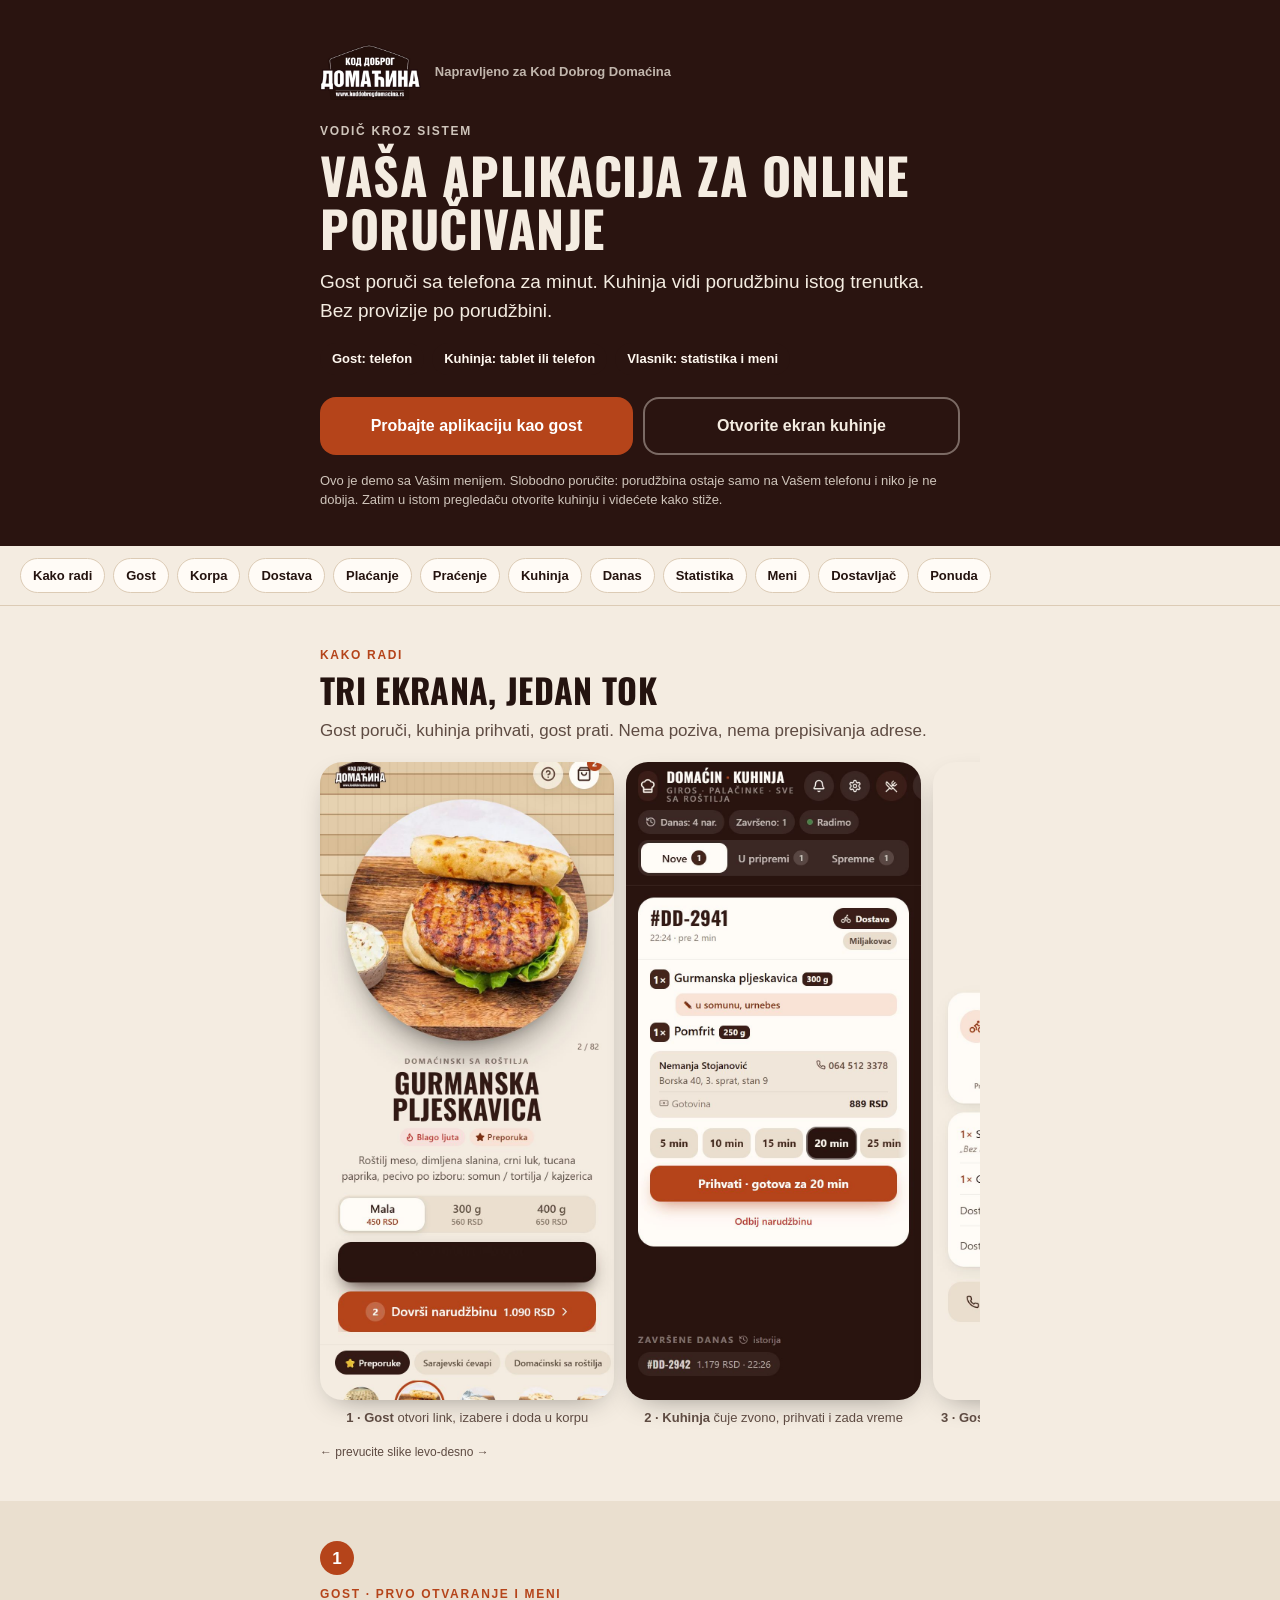
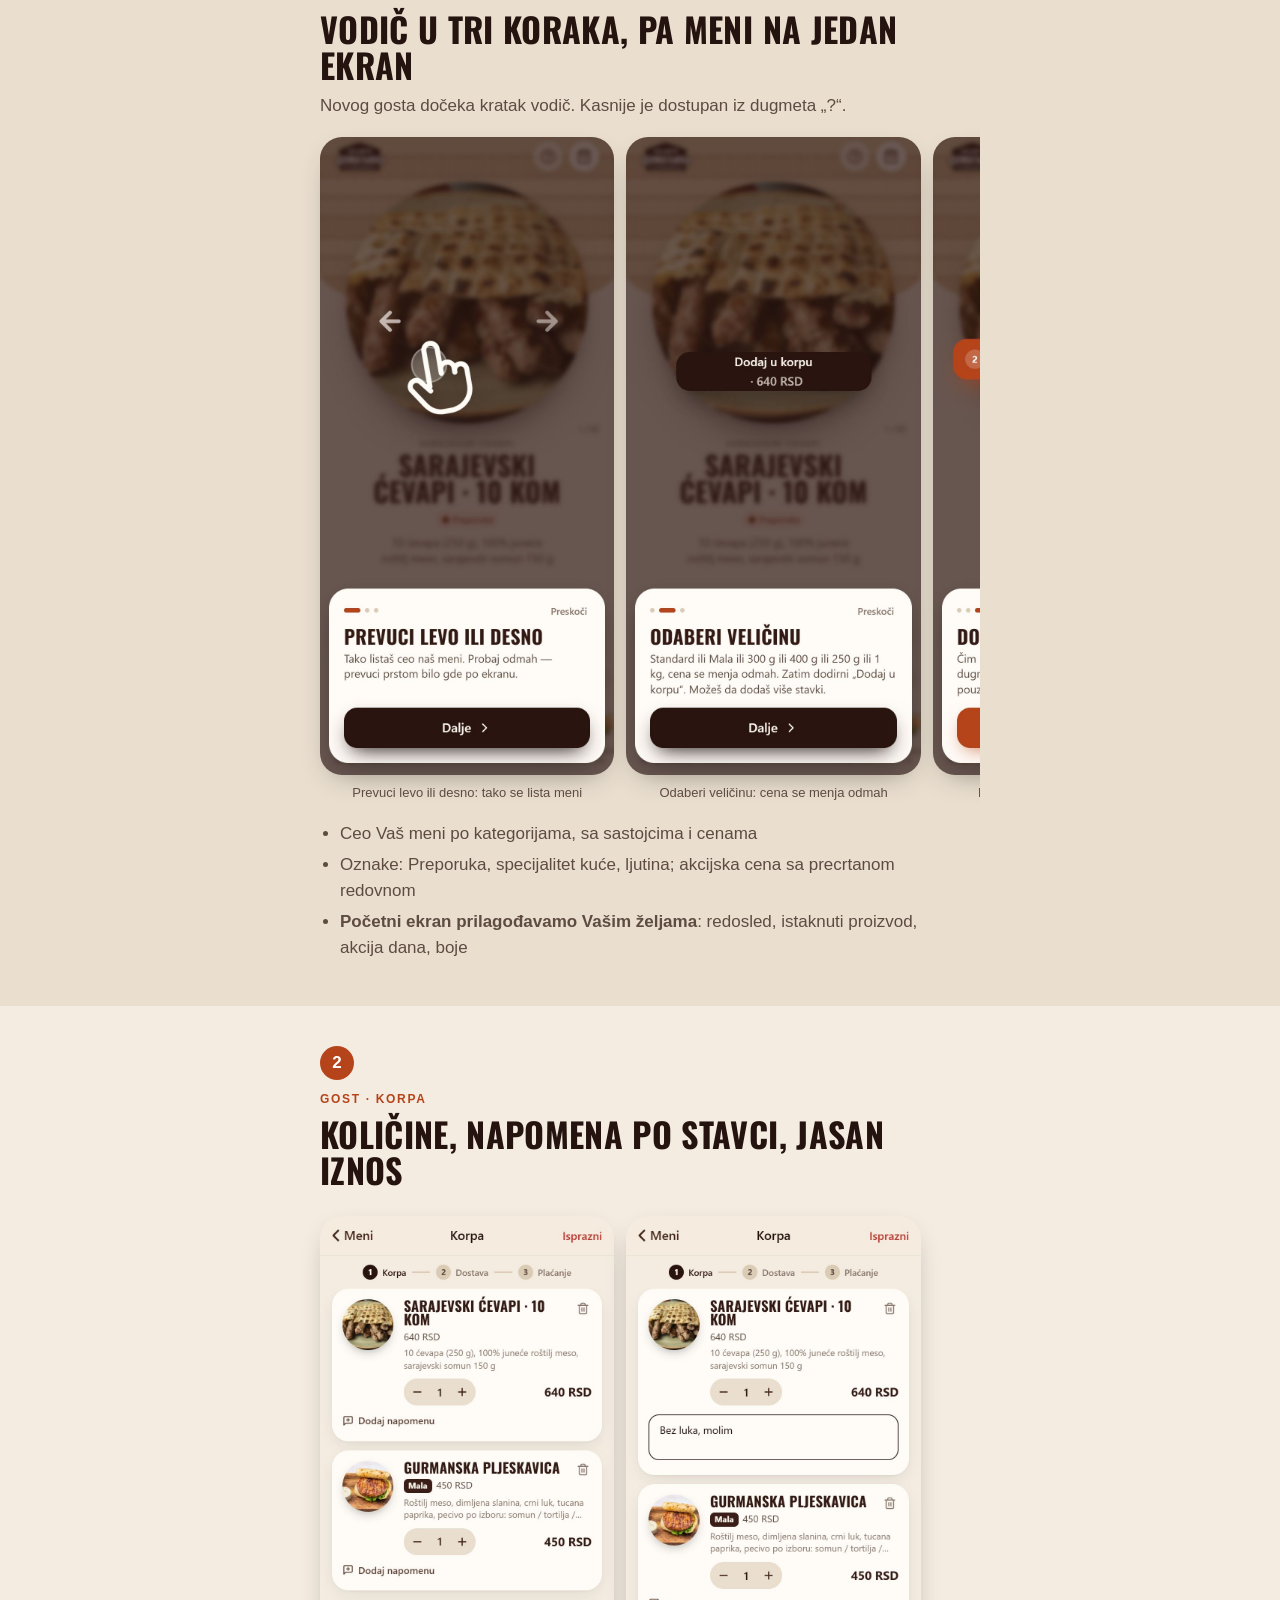
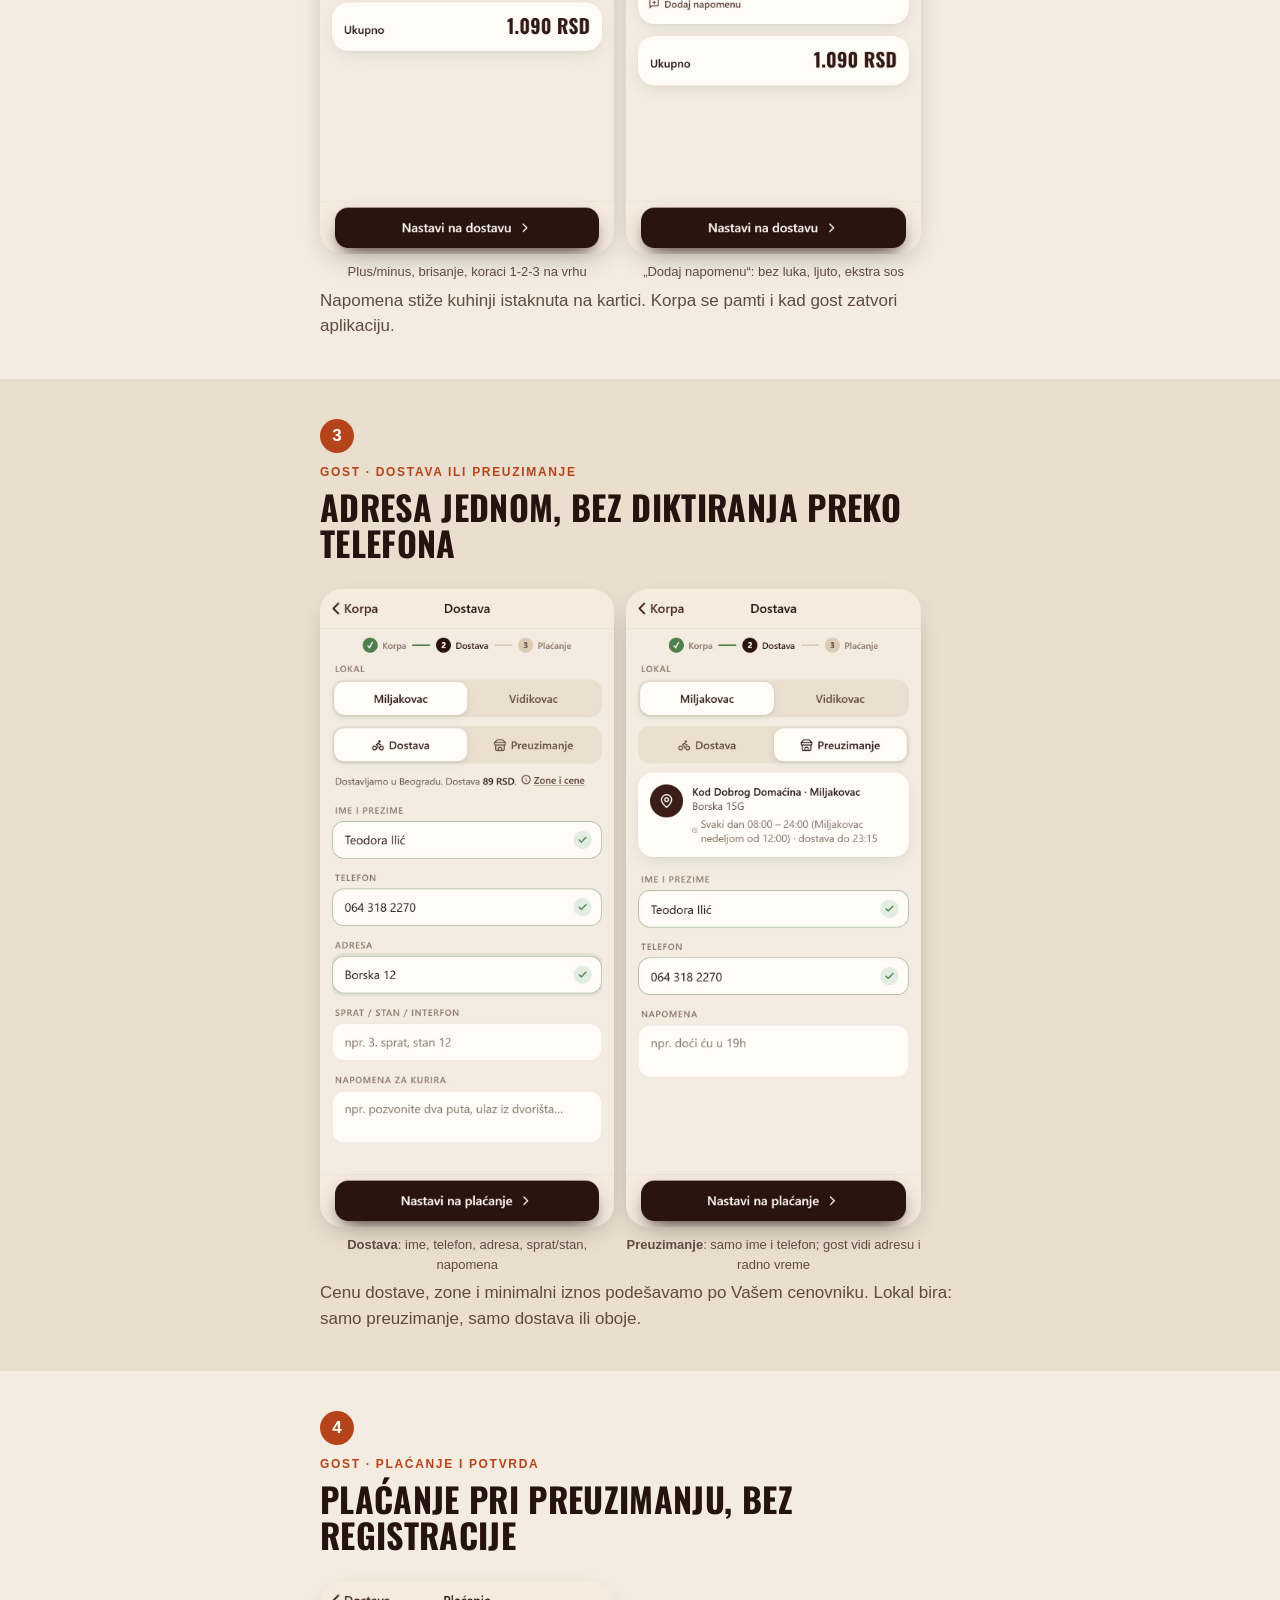
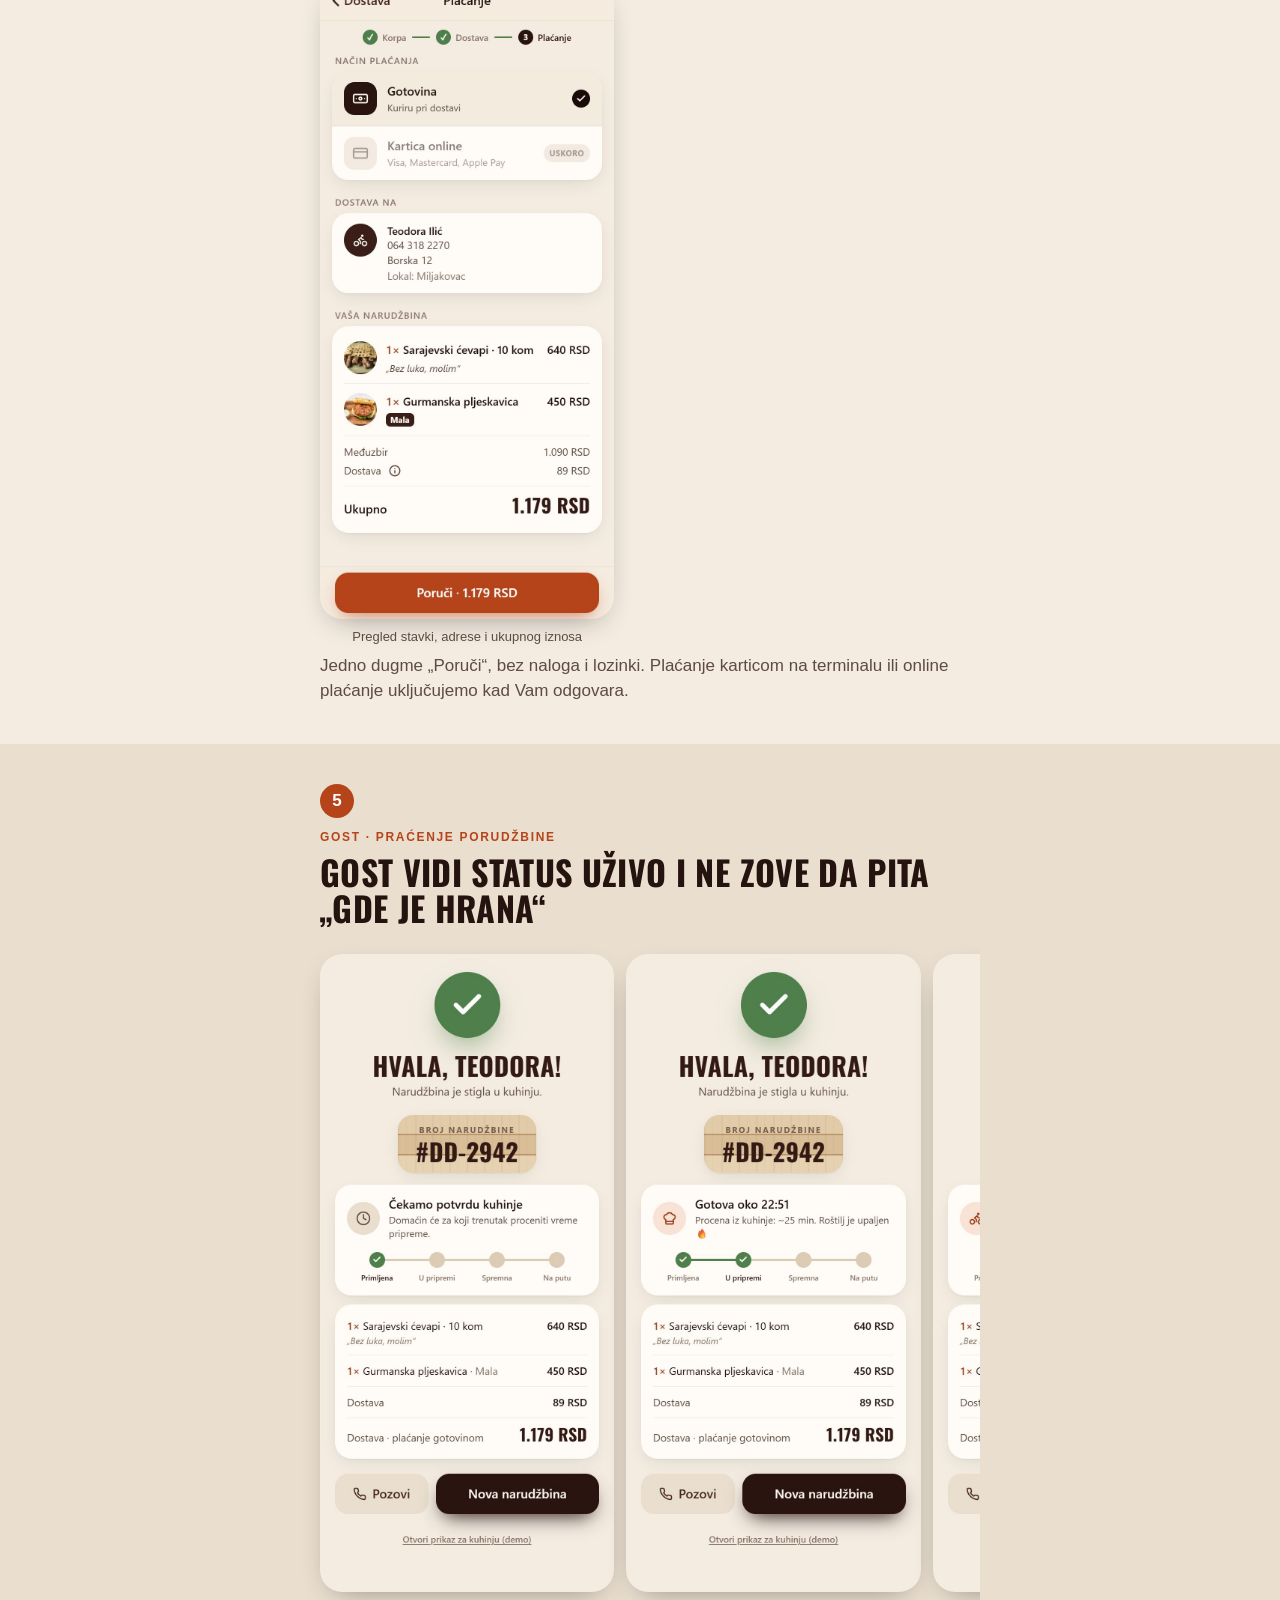
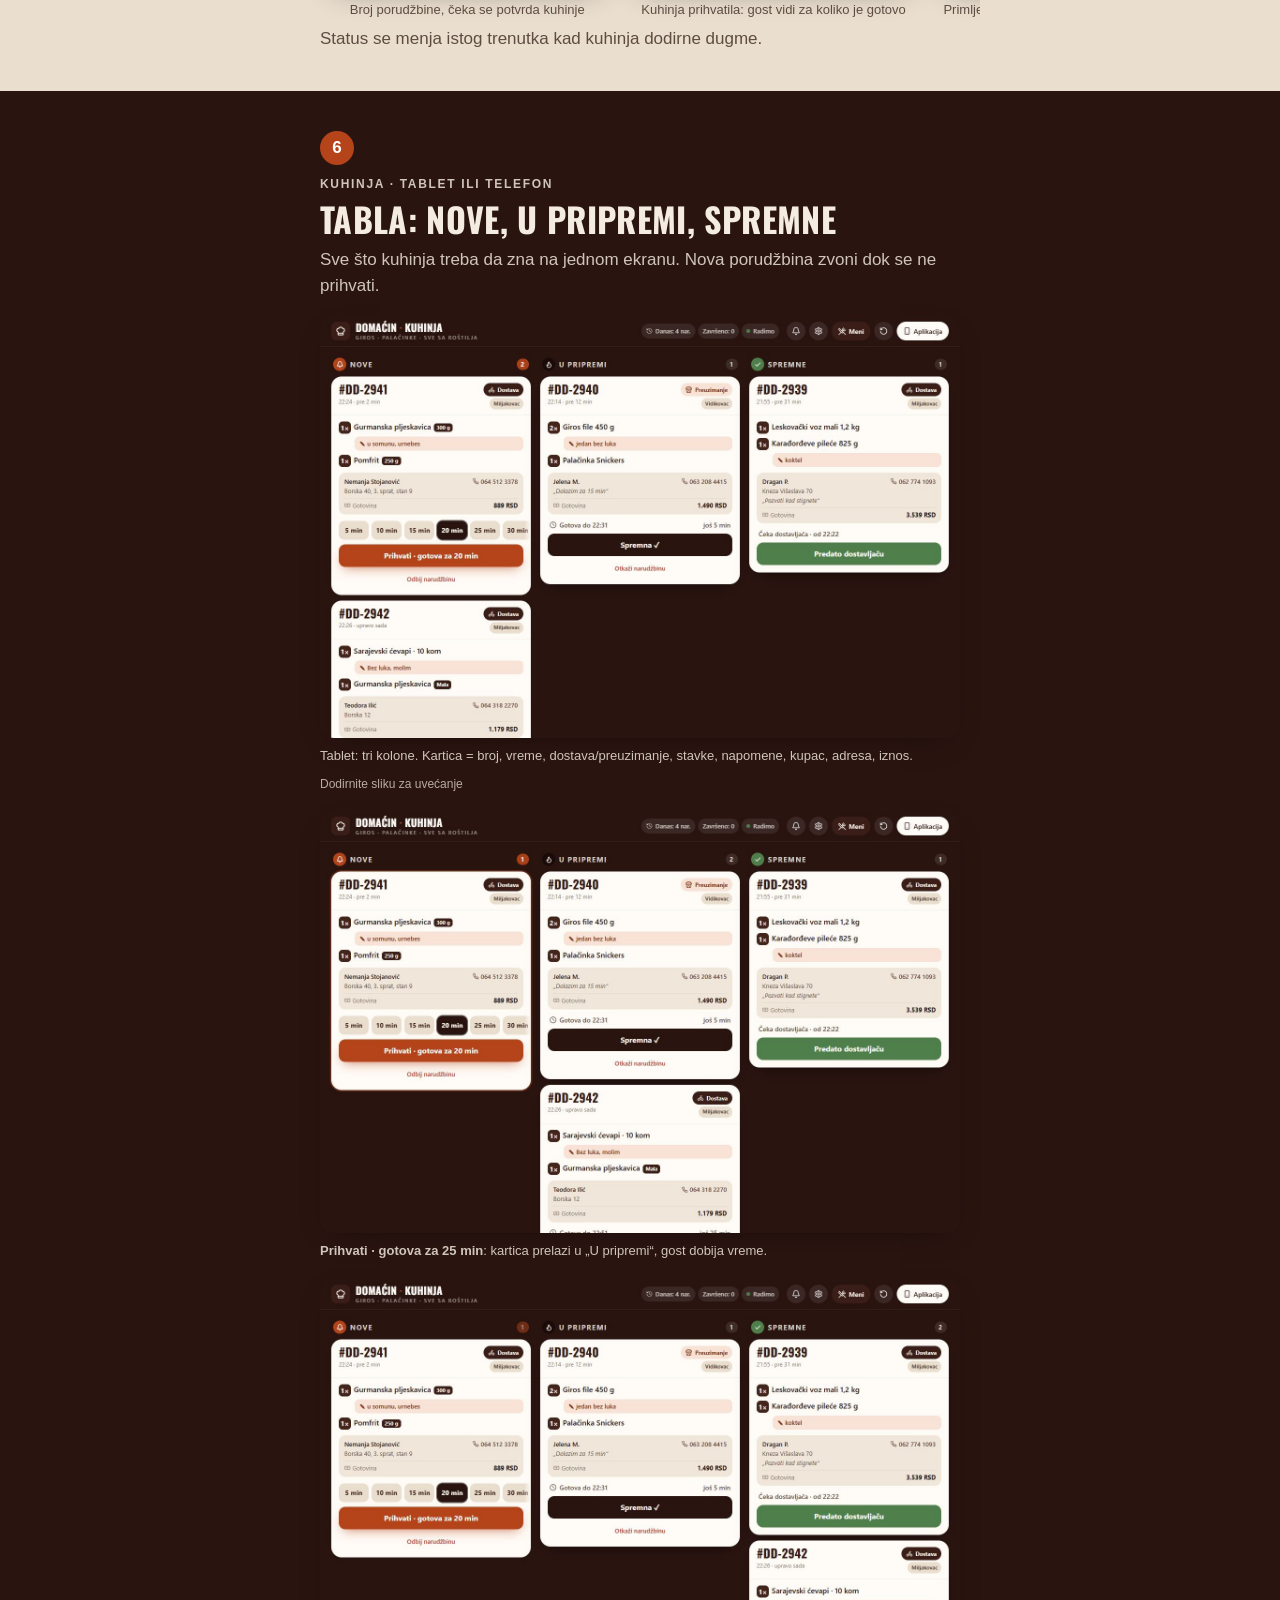
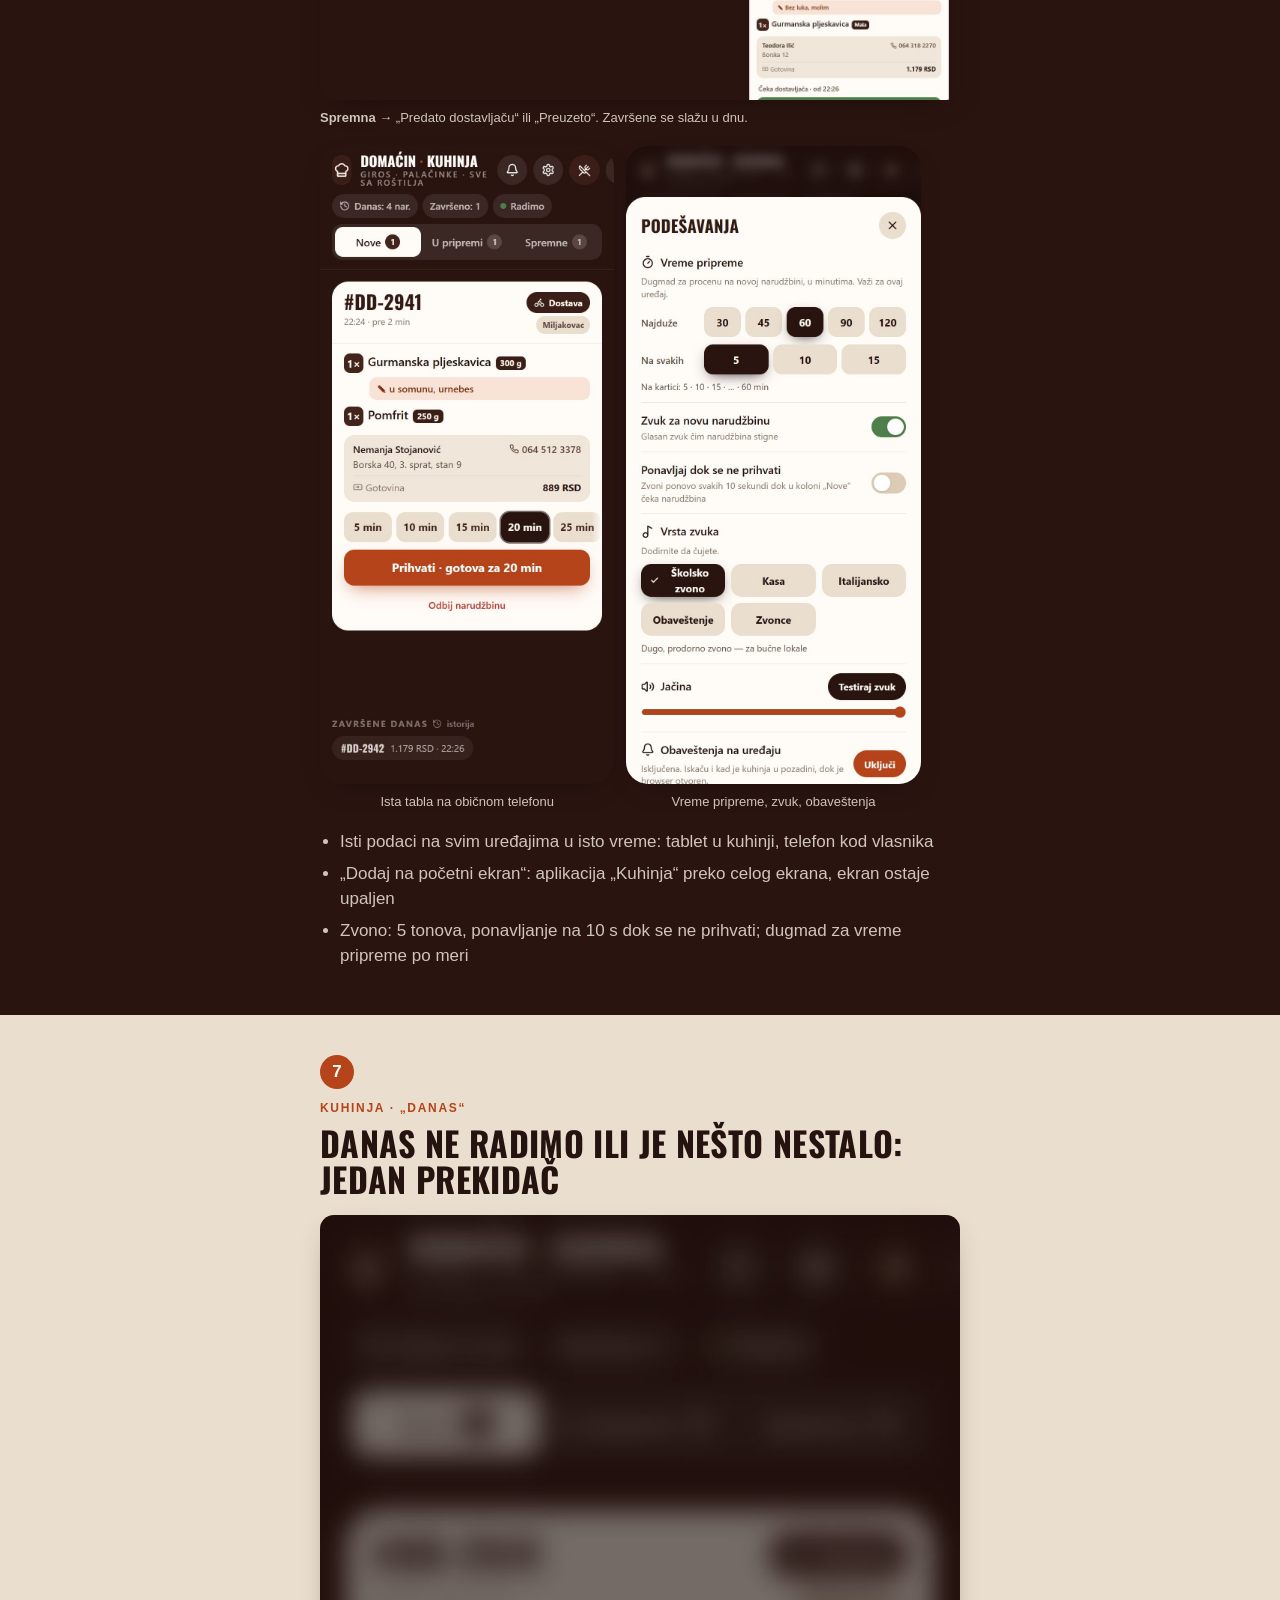
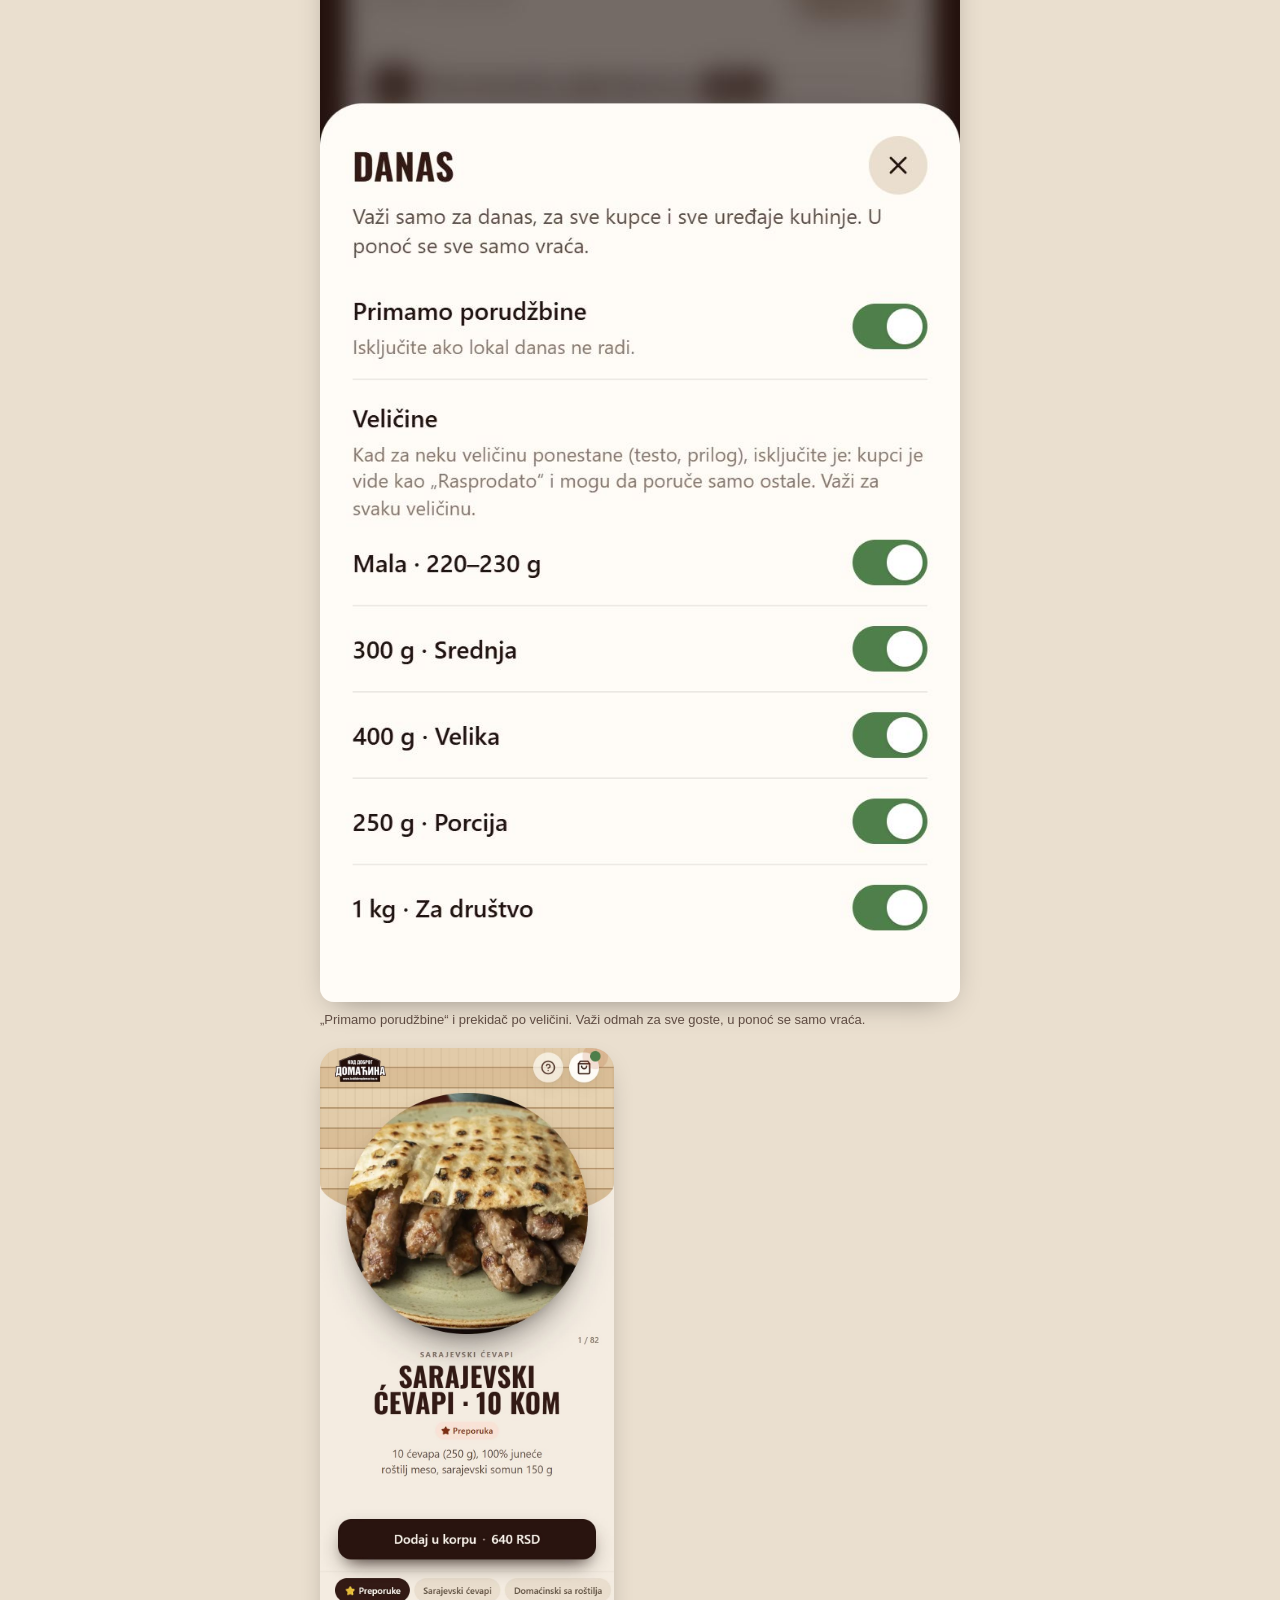
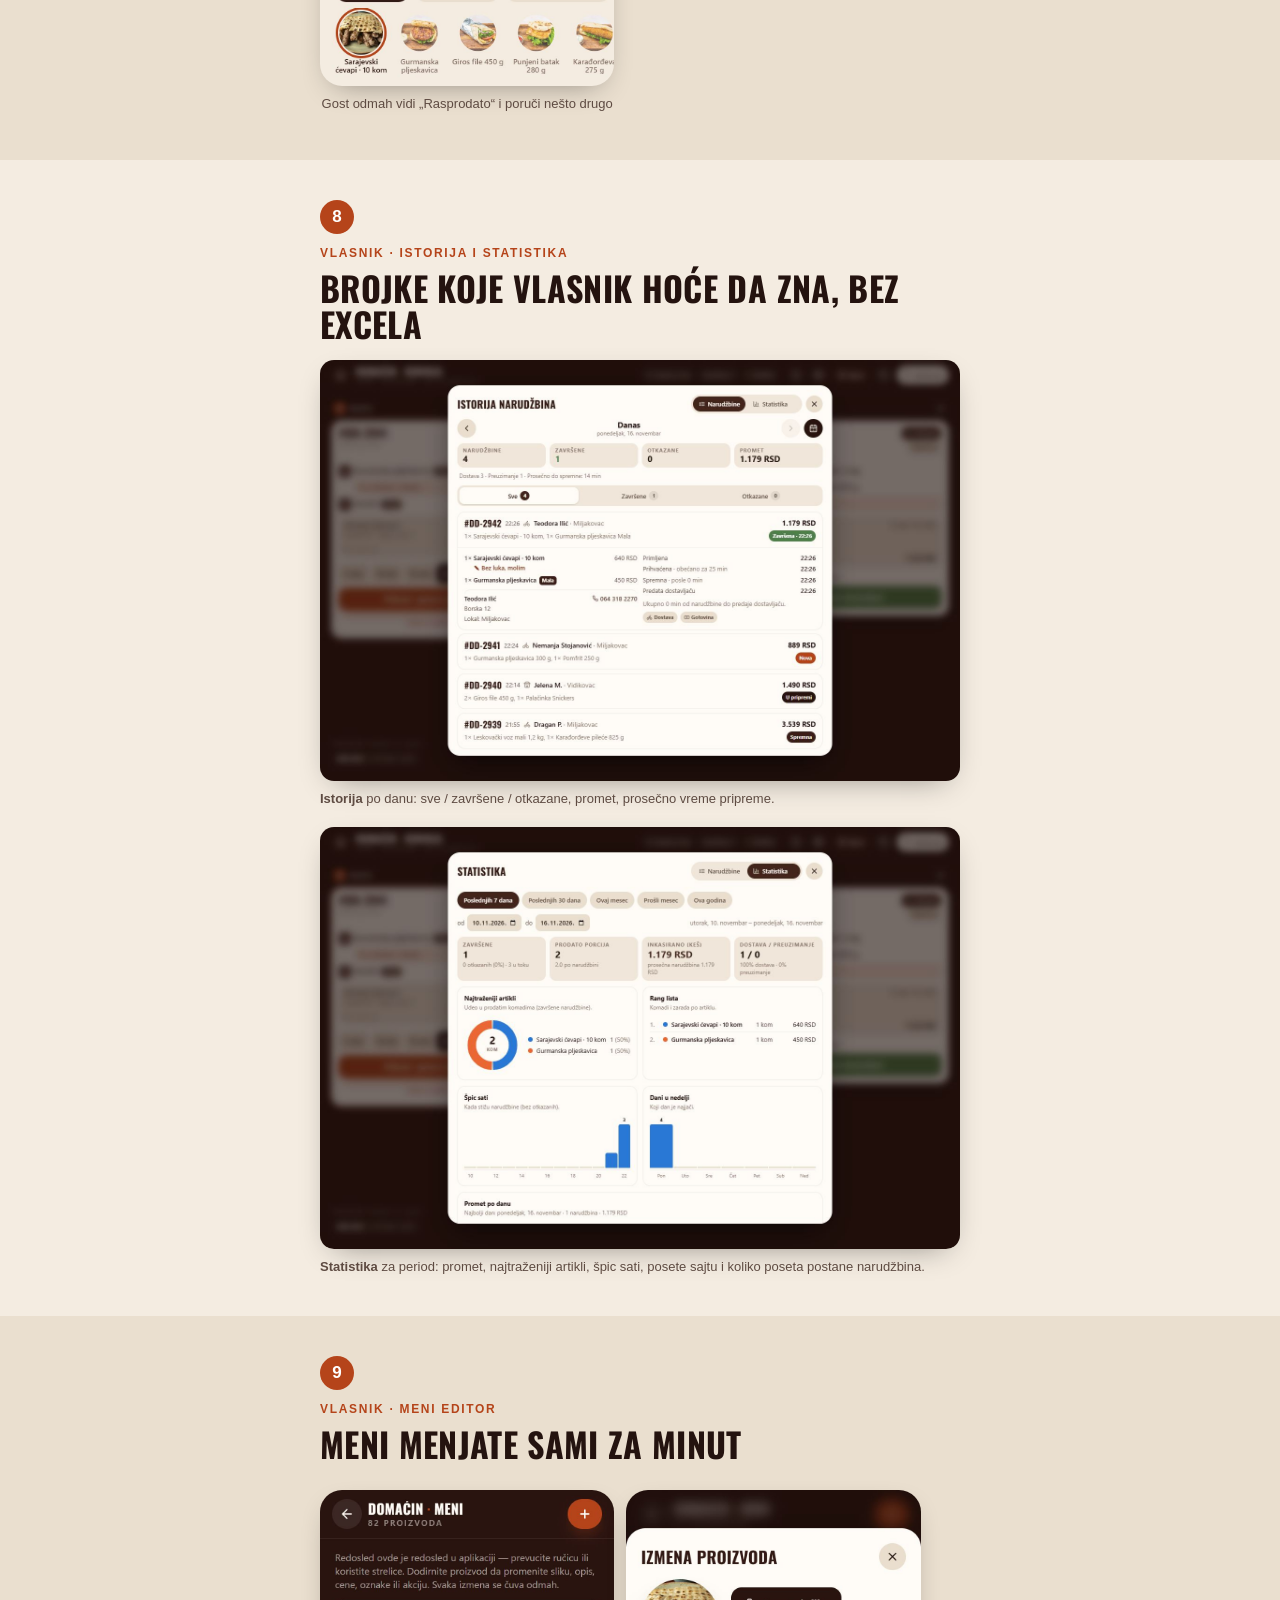
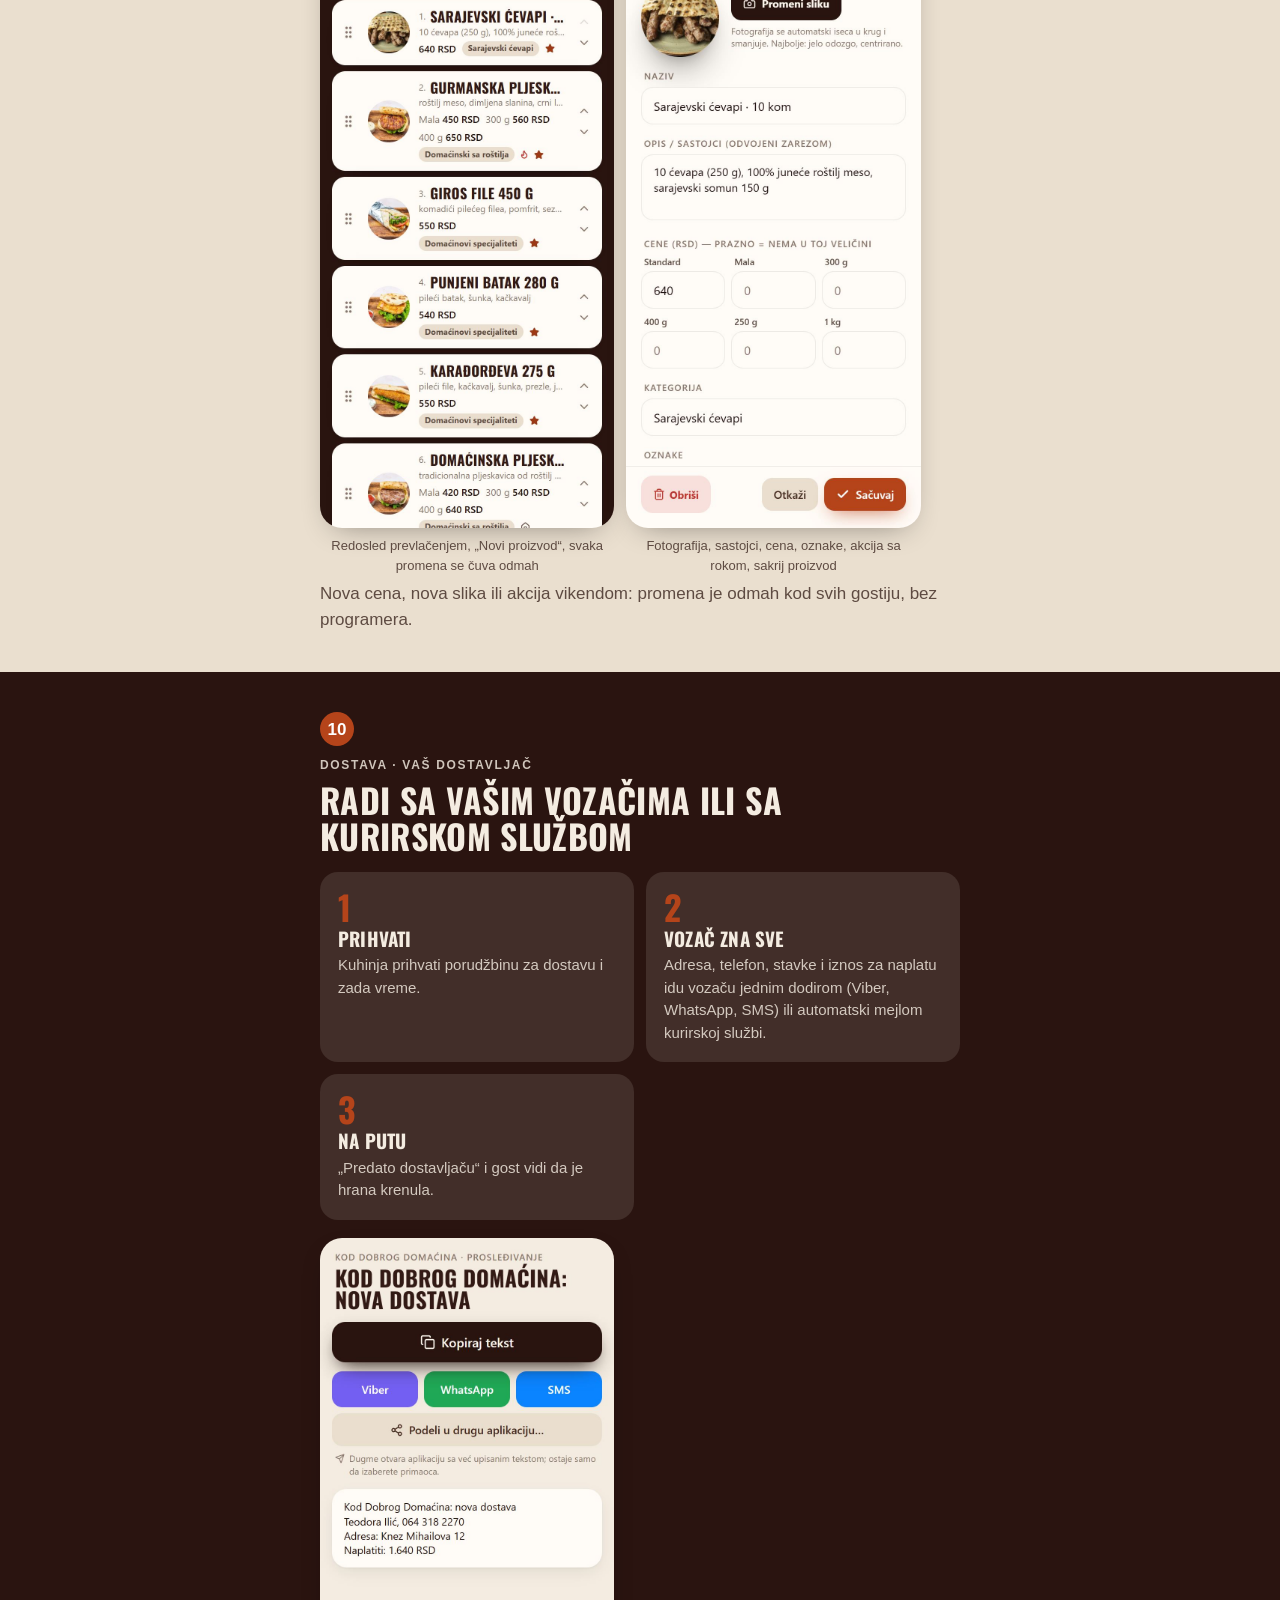
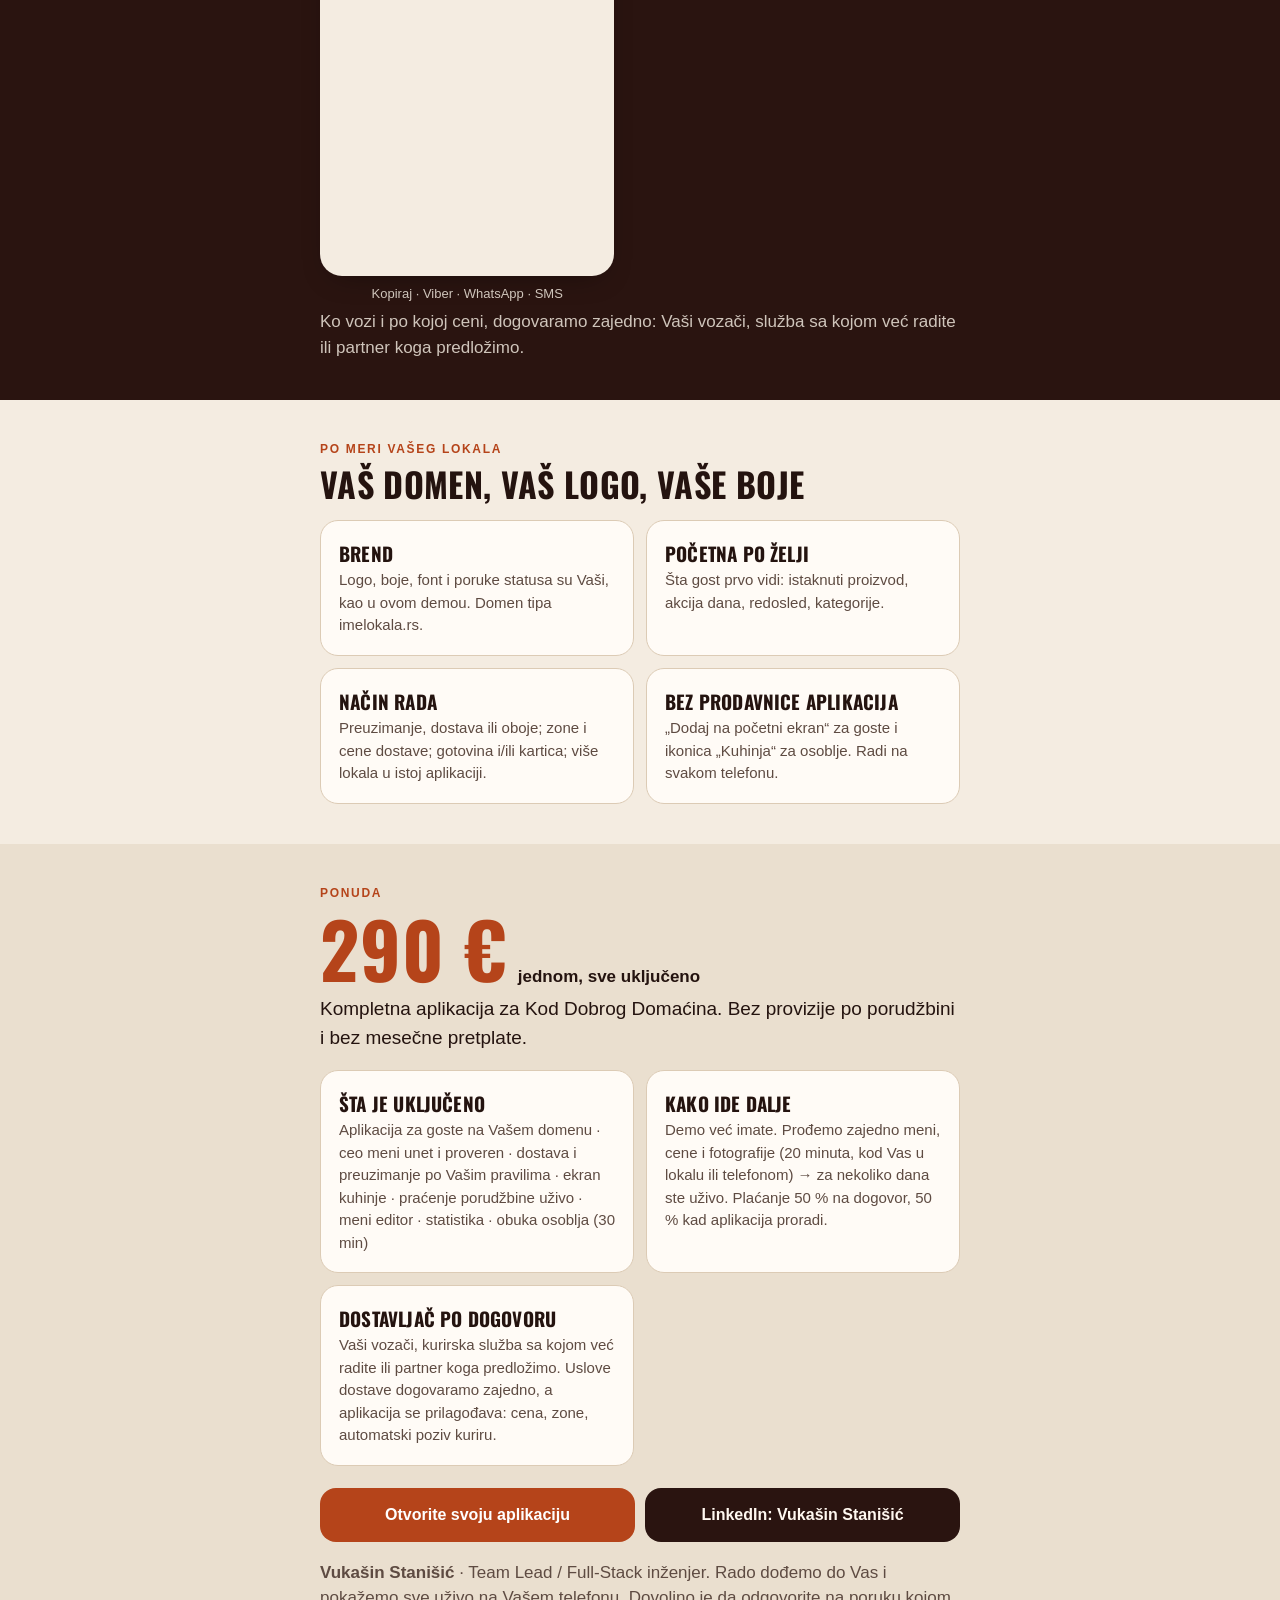
<file: vodic/index.html>
<!DOCTYPE html>
<html lang="sr">
<head>
<meta charset="utf-8">
<meta name="viewport" content="width=device-width, initial-scale=1">
<title>Kod Dobrog Domaćina · vodič kroz aplikaciju</title>
<meta name="description" content="Kako radi aplikacija za online poručivanje napravljena za Kod Dobrog Domaćina: gost, kuhinja, vlasnik.">
<meta name="theme-color" content="#2A1410">
<link rel="icon" href="../favicon.png">
<meta property="og:title" content="Kod Dobrog Domaćina · Vaša aplikacija za poručivanje">
<meta property="og:description" content="Vodič kroz sistem: kako gost poručuje, kako kuhinja prima porudžbine i šta vlasnik vidi.">
<meta property="og:image" content="https://vukasin00.github.io/kod-dobrog-domacina/icon-512.png">
<style>
/* self-hosted display font (latin + latin-ext for Serbian diacritics); ../ is filled in by vite.config.ts */
@font-face {
  font-family: 'Oswald';
  font-style: normal;
  font-weight: 700;
  font-display: swap;
  src: url(../fonts/oswald-700-latin-ext.woff2) format('woff2');
  unicode-range: U+0100-02BA, U+02BD-02C5, U+02C7-02CC, U+02CE-02D7, U+02DD-02FF, U+0304, U+0308, U+0329, U+1D00-1DBF, U+1E00-1E9F, U+1EF2-1EFF, U+2020, U+20A0-20AB, U+20AD-20C4, U+2113, U+2C60-2C7F, U+A720-A7FF;
}
@font-face {
  font-family: 'Oswald';
  font-style: normal;
  font-weight: 700;
  font-display: swap;
  src: url(../fonts/oswald-700-latin.woff2) format('woff2');
  unicode-range: U+0000-00FF, U+0131, U+0152-0153, U+02BB-02BC, U+02C6, U+02DA, U+02DC, U+0304, U+0308, U+0329, U+2000-206F, U+20AC, U+2122, U+2191, U+2193, U+2212, U+2215, U+FEFF, U+FFFD;
}

  :root{--bg:#F4ECE1;--card:#FFFBF6;--inset:#EADFCF;--line:#DCCBB5;--primary:#2A1410;--on-primary:#FFF8F0;--dark:#2A1410;--dark2:#331A14;--cta:#B5441A;--ink:#24130F;--ink2:#5E4B42;--display:"Oswald", "Arial Narrow", Impact, sans-serif}
  *{box-sizing:border-box;margin:0;padding:0}
  html{scroll-behavior:smooth;-webkit-text-size-adjust:100%}
  body{font-family:-apple-system,BlinkMacSystemFont,"Segoe UI",Roboto,Inter,Arial,sans-serif;background:var(--bg);color:var(--ink);line-height:1.5;font-size:17px}
  .wrap{max-width:680px;margin:0 auto;padding:0 20px}
  h1,h2,h3,.big{font-family:var(--display);font-weight:700;letter-spacing:0.01em;text-transform:uppercase;line-height:1.06}
  h1{font-size:clamp(31px,8.2vw,50px)}
  h2{font-size:clamp(23px,6.0vw,34px);margin-bottom:10px}
  h3{font-size:19px}
  p{color:var(--ink2)}
  .eyebrow{font-size:12px;font-weight:700;letter-spacing:.14em;text-transform:uppercase;color:var(--cta);margin-bottom:8px}
  .lead{font-size:19px;color:var(--ink)}
  .dark{background:var(--dark);color:var(--bg)}
  .dark p,.dark li{color:var(--bg);opacity:.82}
  .dark .lead{color:var(--bg);opacity:1}
  .alt{background:var(--inset)}
  section{padding:40px 0}
  header.hero{padding:44px 0 36px}
  .brand{display:flex;align-items:center;gap:14px;margin-bottom:22px}
  .brand img{height:56px;width:auto;max-width:200px;object-fit:contain;border-radius:14px}
  .brand span{font-size:13px;font-weight:600;opacity:.75}
  .pills{display:flex;flex-wrap:wrap;gap:8px;margin-top:18px}
  .pill{background:var(--primary);color:var(--on-primary);border-radius:999px;padding:6px 12px;font-size:13px;font-weight:600}
  .btns{display:flex;flex-direction:column;gap:10px;margin-top:22px}
  .btn{display:flex;align-items:center;justify-content:center;gap:8px;padding:15px 18px;border-radius:16px;font-weight:700;text-decoration:none;font-size:16px;text-align:center}
  .btn-cta{background:var(--cta);color:#fff}
  .btn-primary{background:var(--primary);color:var(--on-primary)}
  .btn-ghost{background:transparent;color:var(--bg);border:2px solid color-mix(in srgb,var(--bg) 40%,transparent)}
  .small{font-size:13px}
  .toc{display:flex;gap:8px;overflow-x:auto;padding:12px 20px;scrollbar-width:none;background:var(--bg);position:sticky;top:0;z-index:5;border-bottom:1px solid var(--line)}
  .toc::-webkit-scrollbar{display:none}
  .toc a{white-space:nowrap;background:var(--card);border:1px solid var(--line);border-radius:999px;padding:7px 12px;font-size:13px;font-weight:600;color:var(--ink);text-decoration:none}
  .num{display:inline-flex;align-items:center;justify-content:center;width:34px;height:34px;border-radius:50%;background:var(--cta);color:#fff;font-weight:800;font-size:17px;margin-bottom:10px}
  ul{padding-left:20px;margin:12px 0 0}
  li{color:var(--ink2);margin-bottom:6px}
  b{font-weight:700;color:inherit}
  .strip{display:flex;gap:12px;overflow-x:auto;scroll-snap-type:x mandatory;padding:18px 20px 6px;margin:0 -20px;scrollbar-width:none;-webkit-overflow-scrolling:touch}
  .strip::-webkit-scrollbar{display:none}
  .shot{flex:0 0 72%;max-width:300px;scroll-snap-align:center}
  .shot img{width:100%;height:auto;border-radius:22px;display:block;background:var(--dark2);box-shadow:0 10px 30px -14px rgba(0,0,0,.45)}
  .shot p{font-size:13px;margin-top:8px;text-align:center}
  .tab{margin-top:18px}
  .tab img{width:100%;height:auto;border-radius:14px;display:block;cursor:zoom-in;box-shadow:0 10px 30px -14px rgba(0,0,0,.45)}
  .tab p{font-size:13px;margin-top:8px}
  .hint{font-size:12px;color:var(--ink2);margin-top:10px}
  .dark .hint{color:var(--bg);opacity:.7}
  .steps,.cards{display:grid;gap:12px;margin-top:18px}
  .step{background:var(--inset);border-radius:18px;padding:18px}
  .dark .step{background:color-mix(in srgb,var(--bg) 12%,var(--dark))}
  .step .big{font-size:34px;color:var(--cta);line-height:1}
  .step h3,.card h3{margin:4px 0 6px}
  .step p,.card p{font-size:15px}
  .card{background:var(--card);border-radius:18px;padding:18px;border:1px solid var(--line)}
  .price{display:flex;align-items:baseline;gap:10px;flex-wrap:wrap}
  .price .big{font-size:76px;color:var(--cta);line-height:1}
  a{color:var(--cta)}
  footer{padding:30px 0 60px;font-size:13px;color:var(--ink2)}
  .lb{position:fixed;inset:0;background:rgba(10,10,10,.96);display:none;z-index:50;overflow:auto;-webkit-overflow-scrolling:touch}
  .lb.on{display:block}
  .lb img{display:block;width:auto;max-width:none;min-width:100%;margin:0 auto}
  .lb .close{position:fixed;top:14px;right:14px;background:#fff;color:#111;border:0;border-radius:999px;padding:10px 16px;font-weight:700;font-size:15px;z-index:51}
  @media (min-width:700px){.steps,.cards{grid-template-columns:1fr 1fr}.btns{flex-direction:row}.btn{flex:1}.shot{flex-basis:46%}}
</style>
</head>
<body>

<header class="hero dark">
  <div class="wrap">
    <div class="brand"><img src="../logo.webp" alt="Kod Dobrog Domaćina"><span>Napravljeno za Kod Dobrog Domaćina</span></div>
    <p class="eyebrow">Vodič kroz sistem</p>
    <h1>Vaša aplikacija za online poručivanje</h1>
    <p class="lead" style="margin-top:14px">Gost poruči sa telefona za minut. Kuhinja vidi porudžbinu istog trenutka. Bez provizije po porudžbini.</p>
    <div class="pills"><span class="pill">Gost: telefon</span><span class="pill">Kuhinja: tablet ili telefon</span><span class="pill">Vlasnik: statistika i meni</span></div>
    <div class="btns">
      <a class="btn btn-cta" href="https://vukasin00.github.io/kod-dobrog-domacina/">Probajte aplikaciju kao gost</a>
      <a class="btn btn-ghost" href="https://vukasin00.github.io/kod-dobrog-domacina/kuhinja">Otvorite ekran kuhinje</a>
    </div>
    <p class="small" style="margin-top:16px">Ovo je demo sa Vašim menijem. Slobodno poručite: porudžbina ostaje samo na Vašem telefonu i niko je ne dobija. Zatim u istom pregledaču otvorite kuhinju i videćete kako stiže.</p>
  </div>
</header>

<nav class="toc">
  <a href="#kako">Kako radi</a><a href="#gost">Gost</a><a href="#korpa">Korpa</a><a href="#dostava">Dostava</a><a href="#placanje">Plaćanje</a><a href="#pracenje">Praćenje</a><a href="#kuhinja">Kuhinja</a><a href="#danas">Danas</a><a href="#statistika">Statistika</a><a href="#meni">Meni</a><a href="#kurir">Dostavljač</a><a href="#ponuda">Ponuda</a>
</nav>

<section id="kako">
  <div class="wrap">
    <p class="eyebrow">Kako radi</p>
    <h2>Tri ekrana, jedan tok</h2>
    <p>Gost poruči, kuhinja prihvati, gost prati. Nema poziva, nema prepisivanja adrese.</p>
    <div class="strip">
      <div class="shot"><img src="img/home-added.jpg" alt="Gost dodaje u korpu" loading="lazy"><p><b>1 · Gost</b> otvori link, izabere i doda u korpu</p></div>
      <div class="shot"><img src="img/kuhinja-tel.jpg" alt="Kuhinja na telefonu" loading="lazy"><p><b>2 · Kuhinja</b> čuje zvono, prihvati i zada vreme</p></div>
      <div class="shot"><img src="img/status2.jpg" alt="Gost prati status" loading="lazy"><p><b>3 · Gost</b> uživo vidi: u pripremi, spremna, na putu</p></div>
    </div>
    <p class="hint">← prevucite slike levo-desno →</p>
  </div>
</section>

<section id="gost" class="alt">
  <div class="wrap">
    <span class="num">1</span>
    <p class="eyebrow">Gost · prvo otvaranje i meni</p>
    <h2>Vodič u tri koraka, pa meni na jedan ekran</h2>
    <p>Novog gosta dočeka kratak vodič. Kasnije je dostupan iz dugmeta „?“.</p>
    <div class="strip">
      <div class="shot"><img src="img/tut1.jpg" alt="Vodič korak 1" loading="lazy"><p>Prevuci levo ili desno: tako se lista meni</p></div>
      <div class="shot"><img src="img/tut2.jpg" alt="Vodič korak 2" loading="lazy"><p>Odaberi veličinu: cena se menja odmah</p></div>
      <div class="shot"><img src="img/tut3.jpg" alt="Vodič korak 3" loading="lazy"><p>Dovrši narudžbinu: gotovo za minut</p></div>
      <div class="shot"><img src="img/home.jpg" alt="Početni ekran" loading="lazy"><p>Jedan proizvod po ekranu, velika fotografija</p></div>
      <div class="shot"><img src="img/home-added.jpg" alt="Dodato u korpu" loading="lazy"><p>Brojač na korpi i dugme sa iznosom</p></div>
    </div>
    <ul>
      <li>Ceo Vaš meni po kategorijama, sa sastojcima i cenama</li>
      <li>Oznake: Preporuka, specijalitet kuće, ljutina; akcijska cena sa precrtanom redovnom</li>
      <li><b>Početni ekran prilagođavamo Vašim željama</b>: redosled, istaknuti proizvod, akcija dana, boje</li>
    </ul>
  </div>
</section>

<section id="korpa">
  <div class="wrap">
    <span class="num">2</span>
    <p class="eyebrow">Gost · korpa</p>
    <h2>Količine, napomena po stavci, jasan iznos</h2>
    <div class="strip">
      <div class="shot"><img src="img/korpa.jpg" alt="Korpa" loading="lazy"><p>Plus/minus, brisanje, koraci 1-2-3 na vrhu</p></div>
      <div class="shot"><img src="img/korpa-note.jpg" alt="Napomena" loading="lazy"><p>„Dodaj napomenu“: bez luka, ljuto, ekstra sos</p></div>
    </div>
    <p>Napomena stiže kuhinji istaknuta na kartici. Korpa se pamti i kad gost zatvori aplikaciju.</p>
  </div>
</section>

<section id="dostava" class="alt">
  <div class="wrap">
    <span class="num">3</span>
    <p class="eyebrow">Gost · dostava ili preuzimanje</p>
    <h2>Adresa jednom, bez diktiranja preko telefona</h2>
    <div class="strip">
      <div class="shot"><img src="img/dostava-full.jpg" alt="Forma za dostavu" loading="lazy"><p><b>Dostava</b>: ime, telefon, adresa, sprat/stan, napomena</p></div>
      <div class="shot"><img src="img/preuzimanje.jpg" alt="Preuzimanje" loading="lazy"><p><b>Preuzimanje</b>: samo ime i telefon; gost vidi adresu i radno vreme</p></div>
    </div>
    <p>Cenu dostave, zone i minimalni iznos podešavamo po Vašem cenovniku. Lokal bira: samo preuzimanje, samo dostava ili oboje.</p>
  </div>
</section>

<section id="placanje">
  <div class="wrap">
    <span class="num">4</span>
    <p class="eyebrow">Gost · plaćanje i potvrda</p>
    <h2>Plaćanje pri preuzimanju, bez registracije</h2>
    <div class="strip">
      <div class="shot"><img src="img/placanje.jpg" alt="Plaćanje" loading="lazy"><p>Pregled stavki, adrese i ukupnog iznosa</p></div>
    </div>
    <p>Jedno dugme „Poruči“, bez naloga i lozinki. Plaćanje karticom na terminalu ili online plaćanje uključujemo kad Vam odgovara.</p>
  </div>
</section>

<section id="pracenje" class="alt">
  <div class="wrap">
    <span class="num">5</span>
    <p class="eyebrow">Gost · praćenje porudžbine</p>
    <h2>Gost vidi status uživo i ne zove da pita „gde je hrana“</h2>
    <div class="strip">
      <div class="shot"><img src="img/status1.jpg" alt="Status primljena" loading="lazy"><p>Broj porudžbine, čeka se potvrda kuhinje</p></div>
      <div class="shot"><img src="img/status-priprema.jpg" alt="Status u pripremi" loading="lazy"><p>Kuhinja prihvatila: gost vidi za koliko je gotovo</p></div>
      <div class="shot"><img src="img/status2.jpg" alt="Status na putu" loading="lazy"><p>Primljena → U pripremi → Spremna → Na putu</p></div>
    </div>
    <p>Status se menja istog trenutka kad kuhinja dodirne dugme.</p>
  </div>
</section>

<section id="kuhinja" class="dark">
  <div class="wrap">
    <span class="num">6</span>
    <p class="eyebrow">Kuhinja · tablet ili telefon</p>
    <h2>Tabla: Nove, U pripremi, Spremne</h2>
    <p>Sve što kuhinja treba da zna na jednom ekranu. Nova porudžbina zvoni dok se ne prihvati.</p>
    <div class="tab"><img src="img/kuhinja-tablet.jpg" alt="Kuhinja na tabletu" data-zoom loading="lazy"><p>Tablet: tri kolone. Kartica = broj, vreme, dostava/preuzimanje, stavke, napomene, kupac, adresa, iznos.</p></div>
    <p class="hint">Dodirnite sliku za uvećanje</p>
    <div class="tab"><img src="img/kuhinja-prihvacena.jpg" alt="Prihvaćena porudžbina" data-zoom loading="lazy"><p><b>Prihvati · gotova za 25 min</b>: kartica prelazi u „U pripremi“, gost dobija vreme.</p></div>
    <div class="tab"><img src="img/kuhinja-ceka.jpg" alt="Spremna porudžbina" data-zoom loading="lazy"><p><b>Spremna</b> → „Predato dostavljaču“ ili „Preuzeto“. Završene se slažu u dnu.</p></div>
    <div class="strip">
      <div class="shot"><img src="img/kuhinja-tel.jpg" alt="Kuhinja na telefonu" loading="lazy"><p>Ista tabla na običnom telefonu</p></div>
      <div class="shot"><img src="img/podesavanja.jpg" alt="Podešavanja kuhinje" loading="lazy"><p>Vreme pripreme, zvuk, obaveštenja</p></div>
    </div>
    <ul>
      <li>Isti podaci na svim uređajima u isto vreme: tablet u kuhinji, telefon kod vlasnika</li>
      <li>„Dodaj na početni ekran“: aplikacija „Kuhinja“ preko celog ekrana, ekran ostaje upaljen</li>
      <li>Zvono: 5 tonova, ponavljanje na 10 s dok se ne prihvati; dugmad za vreme pripreme po meri</li>
    </ul>
  </div>
</section>

<section id="danas" class="alt">
  <div class="wrap">
    <span class="num">7</span>
    <p class="eyebrow">Kuhinja · „Danas“</p>
    <h2>Danas ne radimo ili je nešto nestalo: jedan prekidač</h2>
    <div class="tab"><img src="img/danas.jpg" alt="Panel Danas" data-zoom loading="lazy"><p>„Primamo porudžbine“ i prekidač po veličini. Važi odmah za sve goste, u ponoć se samo vraća.</p></div>
    <div class="strip"><div class="shot"><img src="img/rasprodato.jpg" alt="Rasprodato" loading="lazy"><p>Gost odmah vidi „Rasprodato“ i poruči nešto drugo</p></div></div>
  </div>
</section>

<section id="statistika">
  <div class="wrap">
    <span class="num">8</span>
    <p class="eyebrow">Vlasnik · istorija i statistika</p>
    <h2>Brojke koje vlasnik hoće da zna, bez Excela</h2>
    <div class="tab"><img src="img/istorija.jpg" alt="Istorija narudžbina" data-zoom loading="lazy"><p><b>Istorija</b> po danu: sve / završene / otkazane, promet, prosečno vreme pripreme.</p></div>
    <div class="tab"><img src="img/statistika.jpg" alt="Statistika" data-zoom loading="lazy"><p><b>Statistika</b> za period: promet, najtraženiji artikli, špic sati, posete sajtu i koliko poseta postane narudžbina.</p></div>
  </div>
</section>

<section id="meni" class="alt">
  <div class="wrap">
    <span class="num">9</span>
    <p class="eyebrow">Vlasnik · meni editor</p>
    <h2>Meni menjate sami za minut</h2>
    <div class="strip">
      <div class="shot"><img src="img/meni-lista.jpg" alt="Lista proizvoda" loading="lazy"><p>Redosled prevlačenjem, „Novi proizvod“, svaka promena se čuva odmah</p></div>
      <div class="shot"><img src="img/meni-izmena.jpg" alt="Izmena proizvoda" loading="lazy"><p>Fotografija, sastojci, cena, oznake, akcija sa rokom, sakrij proizvod</p></div>
    </div>
    <p>Nova cena, nova slika ili akcija vikendom: promena je odmah kod svih gostiju, bez programera.</p>
  </div>
</section>

<section id="kurir" class="dark">
  <div class="wrap">
    <span class="num">10</span>
    <p class="eyebrow">Dostava · Vaš dostavljač</p>
    <h2>Radi sa Vašim vozačima ili sa kurirskom službom</h2>
    <div class="steps">
      <div class="step"><div class="big">1</div><h3>Prihvati</h3><p>Kuhinja prihvati porudžbinu za dostavu i zada vreme.</p></div>
      <div class="step"><div class="big">2</div><h3>Vozač zna sve</h3><p>Adresa, telefon, stavke i iznos za naplatu idu vozaču jednim dodirom (Viber, WhatsApp, SMS) ili automatski mejlom kurirskoj službi.</p></div>
      <div class="step"><div class="big">3</div><h3>Na putu</h3><p>„Predato dostavljaču“ i gost vidi da je hrana krenula.</p></div>
    </div>
    <div class="strip"><div class="shot"><img src="img/prosledi.jpg" alt="Prosleđivanje vozaču" loading="lazy"><p>Kopiraj · Viber · WhatsApp · SMS</p></div></div>
    <p>Ko vozi i po kojoj ceni, dogovaramo zajedno: Vaši vozači, služba sa kojom već radite ili partner koga predložimo.</p>
  </div>
</section>

<section id="brend">
  <div class="wrap">
    <p class="eyebrow">Po meri Vašeg lokala</p>
    <h2>Vaš domen, Vaš logo, Vaše boje</h2>
    <div class="cards">
      <div class="card"><h3>Brend</h3><p>Logo, boje, font i poruke statusa su Vaši, kao u ovom demou. Domen tipa imelokala.rs.</p></div>
      <div class="card"><h3>Početna po želji</h3><p>Šta gost prvo vidi: istaknuti proizvod, akcija dana, redosled, kategorije.</p></div>
      <div class="card"><h3>Način rada</h3><p>Preuzimanje, dostava ili oboje; zone i cene dostave; gotovina i/ili kartica; više lokala u istoj aplikaciji.</p></div>
      <div class="card"><h3>Bez prodavnice aplikacija</h3><p>„Dodaj na početni ekran“ za goste i ikonica „Kuhinja“ za osoblje. Radi na svakom telefonu.</p></div>
    </div>
  </div>
</section>

<section id="ponuda" class="alt">
  <div class="wrap">
    <p class="eyebrow">Ponuda</p>
    <div class="price"><span class="big">290 €</span><span style="font-weight:700">jednom, sve uključeno</span></div>
    <p class="lead" style="margin-top:6px">Kompletna aplikacija za Kod Dobrog Domaćina. Bez provizije po porudžbini i bez mesečne pretplate.</p>
    <div class="cards">
      <div class="card"><h3>Šta je uključeno</h3><p>Aplikacija za goste na Vašem domenu · ceo meni unet i proveren · dostava i preuzimanje po Vašim pravilima · ekran kuhinje · praćenje porudžbine uživo · meni editor · statistika · obuka osoblja (30 min)</p></div>
      <div class="card"><h3>Kako ide dalje</h3><p>Demo već imate. Prođemo zajedno meni, cene i fotografije (20 minuta, kod Vas u lokalu ili telefonom) → za nekoliko dana ste uživo. Plaćanje 50 % na dogovor, 50 % kad aplikacija proradi.</p></div>
      <div class="card"><h3>Dostavljač po dogovoru</h3><p>Vaši vozači, kurirska služba sa kojom već radite ili partner koga predložimo. Uslove dostave dogovaramo zajedno, a aplikacija se prilagođava: cena, zone, automatski poziv kuriru.</p></div>
    </div>
    <div class="btns">
      <a class="btn btn-cta" href="https://vukasin00.github.io/kod-dobrog-domacina/">Otvorite svoju aplikaciju</a>
      <a class="btn btn-primary" href="https://rs.linkedin.com/in/vukasin-stanisic">LinkedIn: Vukašin Stanišić</a>
    </div>
    <p style="margin-top:18px"><b>Vukašin Stanišić</b> · Team Lead / Full-Stack inženjer. Rado dođemo do Vas i pokažemo sve uživo na Vašem telefonu. Dovoljno je da odgovorite na poruku kojom ste dobili ovaj link.</p>
  </div>
</section>

<footer><div class="wrap">Snimci ekrana su iz aplikacije napravljene za Kod Dobrog Domaćina; porudžbine na njima su probne.</div></footer>

<div class="lb" id="lb"><button class="close" type="button">Zatvori ✕</button><img alt=""></div>
<script>
(function(){
  var lb=document.getElementById('lb'),im=lb.querySelector('img');
  document.querySelectorAll('img[data-zoom]').forEach(function(el){
    el.addEventListener('click',function(){im.src=el.src;im.alt=el.alt;im.style.width=Math.max(window.innerWidth*1.8,1200)+'px';lb.classList.add('on');lb.scrollLeft=0;});
  });
  lb.querySelector('.close').addEventListener('click',function(){lb.classList.remove('on');im.src='';});
})();
</script>
</body>
</html>
</file>
